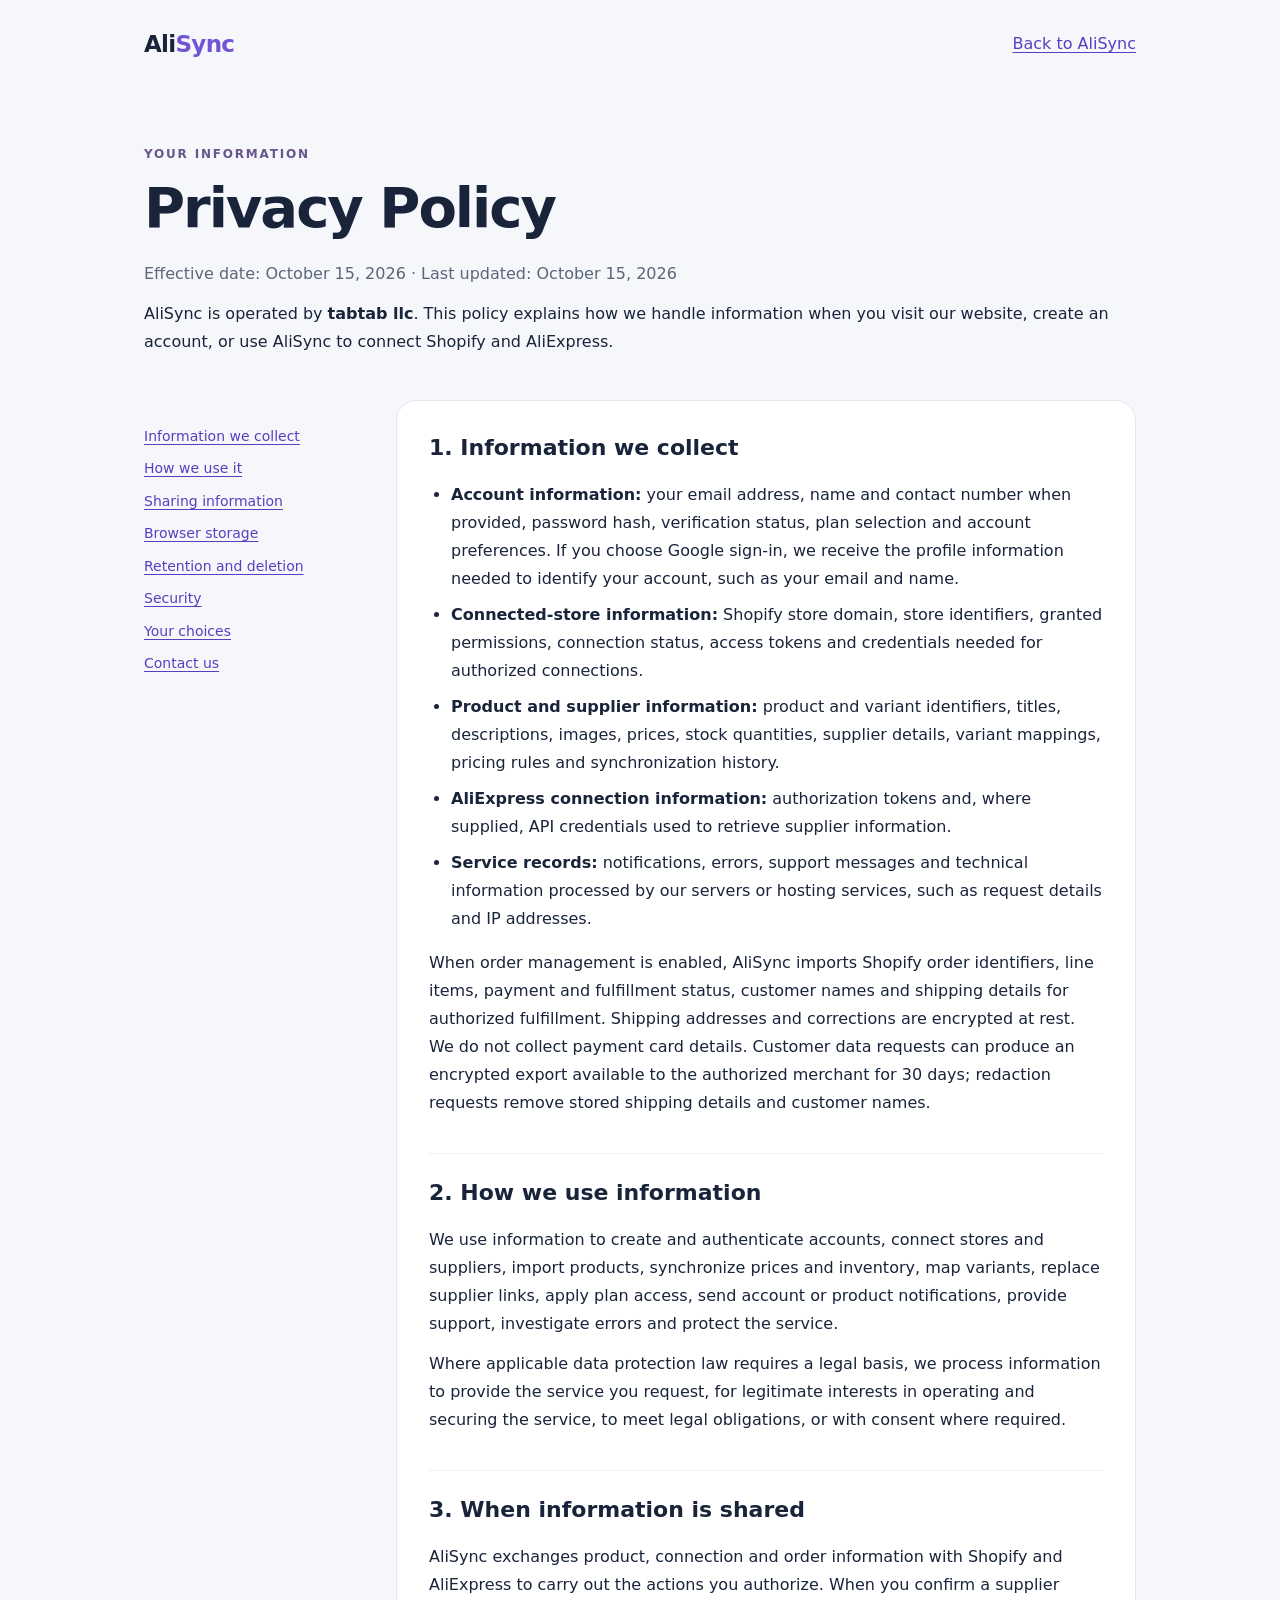
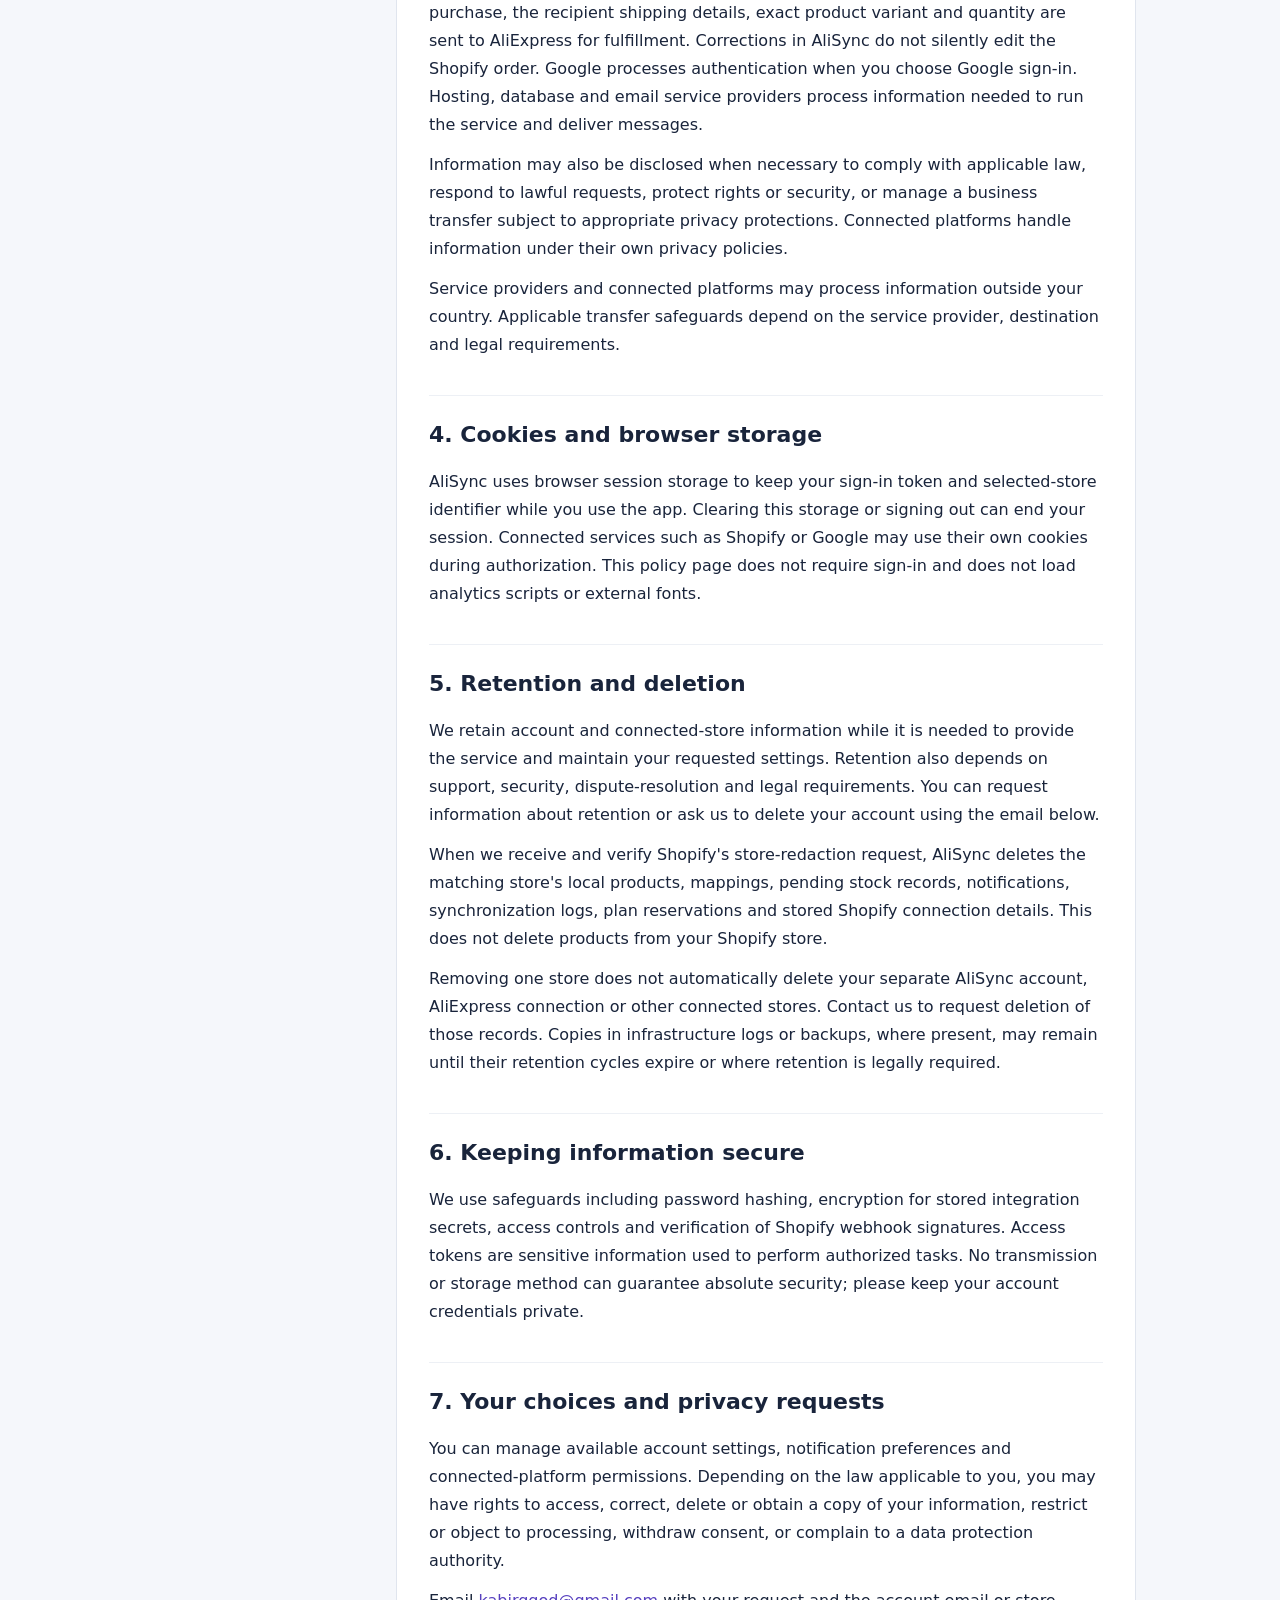
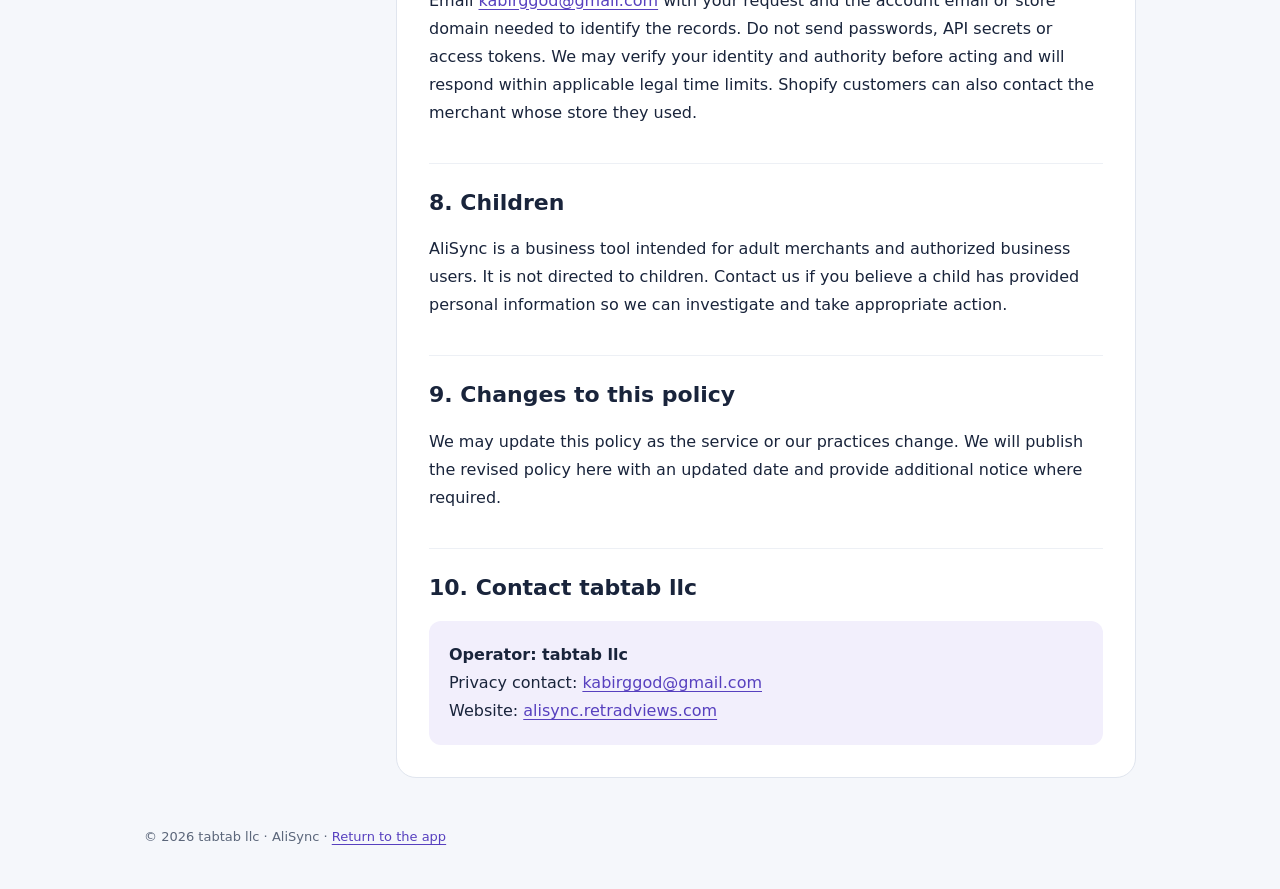
<file: frontend/privacy-policy.html>
<!doctype html>
<html lang="en">
<head>
  <meta charset="utf-8">
  <meta name="viewport" content="width=device-width, initial-scale=1">
  <meta name="description" content="How tabtab llc handles account, store and supplier information when you use AliSync.">
  <title>Privacy Policy | AliSync</title>
  <style>
    :root{color-scheme:light;font-family:system-ui,-apple-system,BlinkMacSystemFont,"Segoe UI",sans-serif;color:#19243b;background:#f5f7fb;line-height:1.75}
    *{box-sizing:border-box}body{margin:0}a{color:#5740bf;text-underline-offset:3px}a:hover{color:#332178}a:focus-visible{outline:3px solid #8064ed;outline-offset:4px;border-radius:3px}
    header,main,footer{max-width:1040px;margin:auto;padding:24px}header{display:flex;justify-content:space-between;align-items:center;gap:18px}.brand{font-size:23px;font-weight:800;letter-spacing:-.7px;text-decoration:none;color:#19243b}.brand span{color:#7353d6}
    .hero{padding:32px 0}.eyebrow{text-transform:uppercase;letter-spacing:.15em;font-size:12px;font-weight:700;color:#67558b}h1{font-size:clamp(36px,6vw,56px);line-height:1.12;letter-spacing:-2px;margin:12px 0 20px}h2{font-size:22px;line-height:1.35;margin-top:0}p{margin:12px 0}.muted{color:#5b667a}.layout{display:grid;grid-template-columns:220px minmax(0,1fr);gap:32px}nav{align-self:start;position:sticky;top:24px;padding:16px 0}nav a{display:block;margin:8px 0;font-size:14px}article{background:#fff;border:1px solid #e0e5ee;border-radius:20px;padding:32px}section{scroll-margin-top:24px;padding:0 0 24px;margin-bottom:24px;border-bottom:1px solid #edf0f5}section:last-child{border:0;margin:0;padding:0}li{margin:8px 0}ul{padding-left:22px}.contact{padding:20px;background:#f2effc;border-radius:12px;overflow-wrap:anywhere}footer{font-size:13px;color:#5b667a;padding-bottom:40px}.skip{position:absolute;left:16px;top:-80px;background:white;padding:10px}.skip:focus{top:12px}
    @media(max-width:720px){header,main,footer{padding:20px}.layout{grid-template-columns:1fr;gap:16px}nav{position:static;padding:0 0 12px;display:flex;flex-wrap:wrap;gap:8px 18px}nav a{margin:0}article{padding:24px}.hero{padding:20px 0}h1{letter-spacing:-1px}}
    @media print{nav,header,.skip{display:none}.layout{display:block}article{border:0;padding:0}body{background:white}}
  </style>
</head>
<body>
  <a class="skip" href="#policy">Skip to privacy policy</a>
  <header><a class="brand" href="/">Ali<span>Sync</span></a><a href="/">Back to AliSync</a></header>
  <main id="policy">
    <div class="hero"><div class="eyebrow">Your information</div><h1>Privacy Policy</h1><p class="muted">Effective date: October 15, 2026 · Last updated: October 15, 2026</p><p>AliSync is operated by <strong>tabtab llc</strong>. This policy explains how we handle information when you visit our website, create an account, or use AliSync to connect Shopify and AliExpress.</p></div>
    <div class="layout">
      <nav aria-label="Policy sections"><a href="#collect">Information we collect</a><a href="#use">How we use it</a><a href="#sharing">Sharing information</a><a href="#storage">Browser storage</a><a href="#retention">Retention and deletion</a><a href="#security">Security</a><a href="#choices">Your choices</a><a href="#contact">Contact us</a></nav>
      <article>
        <section id="collect"><h2>1. Information we collect</h2><ul><li><strong>Account information:</strong> your email address, name and contact number when provided, password hash, verification status, plan selection and account preferences. If you choose Google sign-in, we receive the profile information needed to identify your account, such as your email and name.</li><li><strong>Connected-store information:</strong> Shopify store domain, store identifiers, granted permissions, connection status, access tokens and credentials needed for authorized connections.</li><li><strong>Product and supplier information:</strong> product and variant identifiers, titles, descriptions, images, prices, stock quantities, supplier details, variant mappings, pricing rules and synchronization history.</li><li><strong>AliExpress connection information:</strong> authorization tokens and, where supplied, API credentials used to retrieve supplier information.</li><li><strong>Service records:</strong> notifications, errors, support messages and technical information processed by our servers or hosting services, such as request details and IP addresses.</li></ul><p>When order management is enabled, AliSync imports Shopify order identifiers, line items, payment and fulfillment status, customer names and shipping details for authorized fulfillment. Shipping addresses and corrections are encrypted at rest. We do not collect payment card details. Customer data requests can produce an encrypted export available to the authorized merchant for 30 days; redaction requests remove stored shipping details and customer names.</p></section>
        <section id="use"><h2>2. How we use information</h2><p>We use information to create and authenticate accounts, connect stores and suppliers, import products, synchronize prices and inventory, map variants, replace supplier links, apply plan access, send account or product notifications, provide support, investigate errors and protect the service.</p><p>Where applicable data protection law requires a legal basis, we process information to provide the service you request, for legitimate interests in operating and securing the service, to meet legal obligations, or with consent where required.</p></section>
        <section id="sharing"><h2>3. When information is shared</h2><p>AliSync exchanges product, connection and order information with Shopify and AliExpress to carry out the actions you authorize. When you confirm a supplier purchase, the recipient shipping details, exact product variant and quantity are sent to AliExpress for fulfillment. Corrections in AliSync do not silently edit the Shopify order. Google processes authentication when you choose Google sign-in. Hosting, database and email service providers process information needed to run the service and deliver messages.</p><p>Information may also be disclosed when necessary to comply with applicable law, respond to lawful requests, protect rights or security, or manage a business transfer subject to appropriate privacy protections. Connected platforms handle information under their own privacy policies.</p><p>Service providers and connected platforms may process information outside your country. Applicable transfer safeguards depend on the service provider, destination and legal requirements.</p></section>
        <section id="storage"><h2>4. Cookies and browser storage</h2><p>AliSync uses browser session storage to keep your sign-in token and selected-store identifier while you use the app. Clearing this storage or signing out can end your session. Connected services such as Shopify or Google may use their own cookies during authorization. This policy page does not require sign-in and does not load analytics scripts or external fonts.</p></section>
        <section id="retention"><h2>5. Retention and deletion</h2><p>We retain account and connected-store information while it is needed to provide the service and maintain your requested settings. Retention also depends on support, security, dispute-resolution and legal requirements. You can request information about retention or ask us to delete your account using the email below.</p><p>When we receive and verify Shopify's store-redaction request, AliSync deletes the matching store's local products, mappings, pending stock records, notifications, synchronization logs, plan reservations and stored Shopify connection details. This does not delete products from your Shopify store.</p><p>Removing one store does not automatically delete your separate AliSync account, AliExpress connection or other connected stores. Contact us to request deletion of those records. Copies in infrastructure logs or backups, where present, may remain until their retention cycles expire or where retention is legally required.</p></section>
        <section id="security"><h2>6. Keeping information secure</h2><p>We use safeguards including password hashing, encryption for stored integration secrets, access controls and verification of Shopify webhook signatures. Access tokens are sensitive information used to perform authorized tasks. No transmission or storage method can guarantee absolute security; please keep your account credentials private.</p></section>
        <section id="choices"><h2>7. Your choices and privacy requests</h2><p>You can manage available account settings, notification preferences and connected-platform permissions. Depending on the law applicable to you, you may have rights to access, correct, delete or obtain a copy of your information, restrict or object to processing, withdraw consent, or complain to a data protection authority.</p><p>Email <a href="mailto:kabirggod@gmail.com">kabirggod@gmail.com</a> with your request and the account email or store domain needed to identify the records. Do not send passwords, API secrets or access tokens. We may verify your identity and authority before acting and will respond within applicable legal time limits. Shopify customers can also contact the merchant whose store they used.</p></section>
        <section><h2>8. Children</h2><p>AliSync is a business tool intended for adult merchants and authorized business users. It is not directed to children. Contact us if you believe a child has provided personal information so we can investigate and take appropriate action.</p></section>
        <section><h2>9. Changes to this policy</h2><p>We may update this policy as the service or our practices change. We will publish the revised policy here with an updated date and provide additional notice where required.</p></section>
        <section id="contact"><h2>10. Contact tabtab llc</h2><div class="contact"><strong>Operator: tabtab llc</strong><br>Privacy contact: <a href="mailto:kabirggod@gmail.com">kabirggod@gmail.com</a><br>Website: <a href="https://alisync.retradviews.com/">alisync.retradviews.com</a></div></section>
      </article>
    </div>
  </main>
  <footer>© 2026 tabtab llc · AliSync · <a href="/">Return to the app</a></footer>
</body>
</html>
</file>
